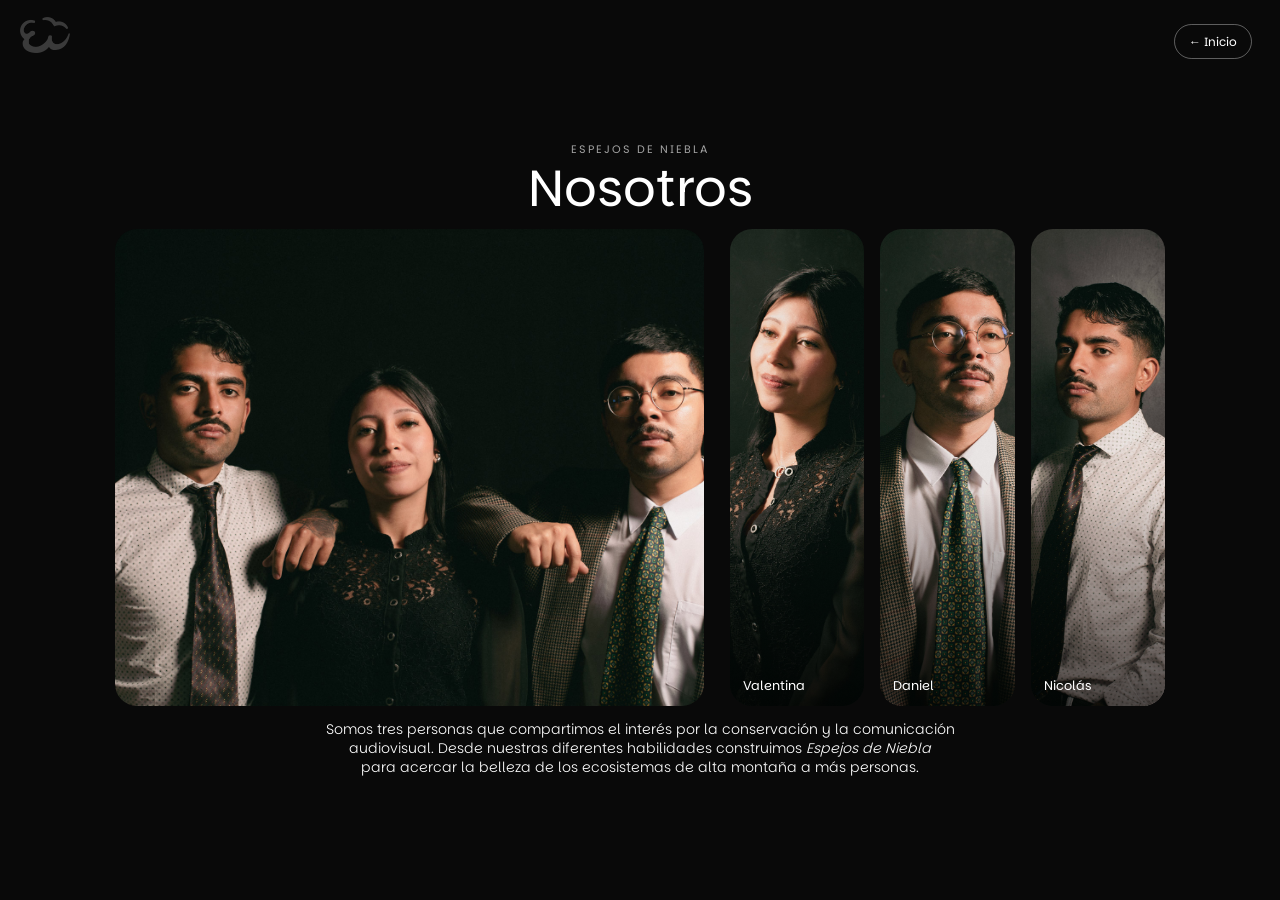
<file: nosotros.html>
<!DOCTYPE html>
<html lang="es">
<head>
  <meta charset="UTF-8">
  <meta name="viewport" content="width=device-width, initial-scale=1.0">
  <meta name="description" content="Conoce al equipo de Espejos de Niebla.">
  <title>Nosotros — Espejos de Niebla</title>
  <link rel="preconnect" href="https://fonts.googleapis.com">
  <link rel="preconnect" href="https://fonts.gstatic.com" crossorigin>
  <link href="https://fonts.googleapis.com/css2?family=Parkinsans:wght@300;400;500;600;700&display=swap" rel="stylesheet">
  <link rel="stylesheet" href="estilos.css">
</head>
<body class="pagina-nosotros">
  <!-- VIDEO DE FONDO OPCIONAL: coloca nosotros.mp4 en assets/videos/backgrounds/ -->
  <video class="video-fondo video-fondo-nosotros" data-bg-video="nosotros" autoplay muted loop playsinline preload="none" aria-hidden="true">
    <source src="assets/videos/backgrounds/nosotros.mp4" type="video/mp4">
  </video>
  <div class="capa-oscura capa-oscura-nosotros" aria-hidden="true"></div>

  <header class="encabezado encabezado-nosotros">
    <a href="index.html#inicio" class="enlace-logo" aria-label="Volver al inicio">
      <img src="img/Logo_contornos.png" alt="Espejos de Niebla" class="imagen-logo">
    </a>
    <a href="index.html" class="volver-inicio">← Inicio</a>
  </header>

  <main class="contenido-nosotros">
    <div class="cabecera-nosotros">
      <p class="eyebrow">Espejos de Niebla</p>
      <h1>Nosotros</h1>
    </div>

    <section class="equipo" aria-label="Integrantes del proyecto">
      <figure class="foto-grupal">
        <img src="img/img_nosotros/Nosotros.jpg" alt="Fotografía grupal del equipo">
      </figure>

      <div class="fotos-individuales">
        <button class="tarjeta-integrante" type="button" data-integrante="integrante1">
          <img src="img/img_nosotros/Valentina.jpg" alt="Fotografía de Valentina">
          <span>Valentina</span>
        </button>
        <button class="tarjeta-integrante" type="button" data-integrante="integrante2">
          <img src="img/img_nosotros/Daniel.jpg" alt="Fotografía de Daniel">
          <span>Daniel</span>
        </button>
        <button class="tarjeta-integrante" type="button" data-integrante="integrante3">
          <img src="img/img_nosotros/Nicolás.jpg" alt="Fotografía de Nicolás">
          <span>Nicolás</span>
        </button>
      </div>
    </section>

    <p class="descripcion-equipo">
      Somos tres personas que compartimos el interés por la conservación y la comunicación audiovisual.
      Desde nuestras diferentes habilidades construimos <em>Espejos de Niebla</em> para acercar la belleza
      de los ecosistemas de alta montaña a más personas.
    </p>
  </main>

  <div class="modal-integrante" id="modalIntegrante" aria-hidden="true">
    <div class="modal-contenido" role="dialog" aria-modal="true" aria-labelledby="modalTitulo">
      <button class="cerrar-modal" id="cerrarModal" type="button" aria-label="Cerrar">×</button>
      <p class="eyebrow">Equipo</p>
      <h2 id="modalTitulo">Integrante</h2>
      <p id="modalTexto">Descripción breve del integrante.</p>
    </div>
  </div>

  <script src="js/config.js"></script>
  <script>
    // El video de Nosotros es opcional; si no existe, permanece el fondo de respaldo.
    const rutaFondoNosotros = window.ESPEJOS_CONFIG?.backgroundVideos?.nosotros;
    const fondoNosotros = document.querySelector('[data-bg-video="nosotros"]');
    if (rutaFondoNosotros && fondoNosotros) {
      const sourceFondo = fondoNosotros.querySelector('source');
      if (sourceFondo) {
        sourceFondo.src = rutaFondoNosotros;
        fondoNosotros.load();
      }
      fondoNosotros.addEventListener('error', () => fondoNosotros.classList.add('video-fondo-no-disponible'), { once: true });
    }
  </script>
  <script>
    const datosIntegrantes = {
      integrante1: {
        titulo: 'Valentina',
        texto: 'Comunicaciones: Redes sociales y divulgación.'
      },
      integrante2: {
        titulo: 'Daniel',
        texto: 'Producción audiovisual: Fotografía, video y narrativa.'
      },
      integrante3: {
        titulo: 'Nicolás',
        texto: 'Diseño creativo: Identidad visual y dirección de arte.'
      }
    };

    const modal = document.getElementById('modalIntegrante');
    const modalTitulo = document.getElementById('modalTitulo');
    const modalTexto = document.getElementById('modalTexto');
    const cerrar = document.getElementById('cerrarModal');

    document.querySelectorAll('.tarjeta-integrante').forEach(tarjeta => {
      tarjeta.addEventListener('click', () => {
        const dato = datosIntegrantes[tarjeta.dataset.integrante];
        modalTitulo.textContent = dato.titulo;
        modalTexto.textContent = dato.texto;
        modal.classList.add('visible');
        modal.setAttribute('aria-hidden', 'false');
      });
    });

    const cerrarModal = () => {
      modal.classList.remove('visible');
      modal.setAttribute('aria-hidden', 'true');
    };

    cerrar.addEventListener('click', cerrarModal);
    modal.addEventListener('click', e => {
      if (e.target === modal) cerrarModal();
    });
    document.addEventListener('keydown', e => {
      if (e.key === 'Escape') cerrarModal();
    });
  </script>
</body>
</html>
</file>
<file: estilos.css>
:root {
  --blanco: #fff;
  --negro: #222;
  --transicion: cubic-bezier(.22,1,.36,1);
  --duracion: 850ms;
}

* { box-sizing: border-box; margin: 0; padding: 0; }
html, body { width: 100%; height: 100%; overflow: hidden; }
body { font-family: "Parkinsans", sans-serif; color: var(--blanco); background: #111; }
a, button { font: inherit; color: inherit; }
a { text-decoration: none; }
button { border: 0; }

.sitio-horizontal {
  display: flex;
  width: 100vw;
  height: 100vh;
  overflow-x: auto;
  overflow-y: hidden;
  scroll-snap-type: x mandatory;
  scroll-behavior: smooth;
  scrollbar-width: none;
  overscroll-behavior-x: contain;
}
.sitio-horizontal::-webkit-scrollbar { display: none; }
.seccion {
  position: relative;
  flex: 0 0 100vw;
  width: 100vw;
  height: 100vh;
  min-width: 100vw;
  overflow: hidden;
  scroll-snap-align: start;
  scroll-snap-stop: always;
  isolation: isolate;
}
.video-fondo { 
  position: absolute; 
  inset: 0; width: 100%; 
  height: 100%; 
  object-fit: cover; 
  z-index: -2;
}
.capa-oscura { 
  position: absolute; 
  inset: 0; 
  z-index: -1; 
  background: rgba(0,0,0,.22); 
  pointer-events: none;
}

.encabezado { 
  position: fixed; 
  inset: 0 0 auto; height: 90px; 
  z-index: 20; 
  pointer-events: none;
}
.enlace-logo { 
  position: absolute;
  top: 17px; left: 20px;
  pointer-events: auto; 
  transition: opacity .35s ease, transform .5s var(--transicion);
}
.imagen-logo { 
  width: 50px; 
  height: auto; 
  display: block;
}
.enlace-logo:hover { 
  opacity: .65;
  transform: translateY(-2px);
}
.navegacion-redes { 
  position: absolute; 
  top: 13px; 
  right: 16px; 
  display: flex; 
  gap: 8px; 
  pointer-events: auto;
}
.enlace-red-social { 
  width: 50px; 
  height: 50px; 
  display: grid; 
  place-items: center; 
  transition: transform .45s var(--transicion), opacity .3s;
}
.enlace-red-social img { 
  width: 40px; 
  height: 40px; 
  object-fit: contain;
}
.enlace-red-social:hover { 
  transform: translateY(-3px) scale(1.08); opacity: .75;
}

.contenido-seccion { 
  position: absolute; 
  top: 50%; left: 50%; 
  width: min(90vw, 760px); 
  max-height: calc(100vh - 180px); 
  overflow: auto; 
  transform: translate(-50%, -50%); 
  text-align: center; 
  scrollbar-width: none; 
  padding: 30px 20px;
}
.contenido-seccion::-webkit-scrollbar {
  display: none;
}
.logo-presentacion { 
  width: min(400px, 75vw); 
  max-height: 35vh; 
  object-fit: contain; 
  display: block; 
  margin: 0 auto 22px;
}
.texto-presentacion { 
  font-size: clamp(15px, 1.35vw, 20px); 
  font-weight: 300; 
  line-height: 1.45; 
  text-wrap: balance;
}
.titulo-seccion { 
  font-size: clamp(28px, 4vw, 54px); 
  font-weight: 500; 
  line-height: 1.05; 
  margin-bottom: 24px; 
  text-wrap: balance;
}

.publico-objetivo { 
  position: absolute; 
  top: 12px; 
  left: 50%; 
  width: min(90%, 450px); 
  transform: translateX(-50%); 
  text-align: center; 
  z-index: 4;
}
.titulo-publico { 
  padding: 15px; 
  font-size: 1.05rem; 
  font-weight: 500; 
}
.descripcion-publico { 
  max-height: 0; 
  overflow: hidden; 
  opacity: 0; 
  transform: translateY(-10px); 
  font-size: 14px; 
  line-height: 1.4; 
  transition: max-height .6s ease, opacity .5s ease, transform .6s var(--transicion); 
}
.publico-objetivo:hover .descripcion-publico, .publico-objetivo:focus-within .descripcion-publico { 
  max-height: 120px; 
  opacity: 1; 
  transform: translateY(0);
}

.video-trailer { 
  display: block; 
  width: min(420px, 82vw); 
  max-height: 40vh; 
  margin: 0 auto 20px; 
  border-radius: 28px; 
  object-fit: cover;
}
.enlace-contenido { 
  display: inline-flex; 
  align-items: center; 
  justify-content: center; 
  gap: 10px; 
  margin-top: 22px; 
  padding: 10px 16px; 
  border: 1px solid rgba(255,255,255,.45); 
  border-radius: 999px; 
  transition: transform .45s var(--transicion), background .3s, border-color .3s;
}
.enlace-contenido img { 
  width: 32px; 
  height: 32px; 
  object-fit: contain;
}
.enlace-contenido:hover { 
  transform: translateY(-3px); 
  background: rgba(255,255,255,.12); 
  border-color: rgba(255,255,255,.8);
}

.bloque-siembra { 
  display: grid; 
  grid-template-columns: 1fr 180px; 
  align-items: center; gap: 28px; 
  margin-top: 25px; 
  text-align: left;
}
.bloque-siembra p { 
  margin-bottom: 8px; 
  line-height: 1.4; 
}
.donacion { 
  display: flex; 
  flex-direction: column; 
  align-items: center; 
  gap: 8px; 
  text-align: center;
}
.donacion img { 
  width: 150px; 
  max-width: 100%; 
  border-radius: 8px; 
  background: white;
}

.navegacion-principal { 
  position: fixed; 
  left: 50%; 
  bottom: 20px; 
  width: 44px; 
  height: 65px; 
  z-index: 30; 
  transform: translateX(-50%);
}
.etiqueta-menu { 
  position: absolute; 
  left: 50%; 
  bottom: -2px; 
  transform: translateX(-50%); 
  font-size: 10px; 
  opacity: .75; 
  pointer-events: none; 
  transition: opacity .3s;
}
.elementos-menu {
  border-radius: 50px;
  color: var(--negro);
  background: var(--blanco);
  position: absolute; 
  left: 50%; 
  bottom: 20px; 
  display: flex; 
  align-items: center; 
  gap: 0; 
  transform: translateX(-50%);
}
.elementos-menu a { 
  width: 0; 
  overflow: hidden; 
  opacity: 0; 
  white-space: nowrap; 
  text-align: center; 
  font-size: 14px; 
  transition: width .55s var(--transicion), opacity .35s ease, transform .55s var(--transicion);
}
.boton-menu { 
  position: relative; 
  flex: 0 0 36px; 
  width: 36px; 
  height: 36px; 
  border-radius: 50%; 
  background: var(--blanco); 
  color: var(--negro); 
  cursor: pointer; 
  display: grid; 
  place-items: center; 
  transition: transform .45s var(--transicion), box-shadow .5s ease;
}
.boton-menu:hover { 
  box-shadow: 0 10px 30px rgba(0,0,0,.22);
}
.icono-menu { 
  position: relative; 
  width: 11px; 
  height: 11px; 
  display: block;
}
.icono-menu::before, .icono-menu::after { 
  content: ""; 
  position: absolute; 
  left: 50%; 
  top: 50%; 
  width: 11px; 
  height: 1px; 
  background: currentColor; 
  transition: transform .45s var(--transicion);
}
.icono-menu::before { 
  transform: translate(-50%,-50%);
}
.icono-menu::after { 
  transform: translate(-50%,-50%) rotate(90deg);
}
.navegacion-principal.menu-abierto .elementos-menu a { 
  width: 105px;
  opacity: 1;
}
.navegacion-principal.menu-abierto .boton-menu { 
  transform: rotate(45deg);
}
.navegacion-principal.menu-abierto .etiqueta-menu { 
  opacity: 0;
}
.elementos-menu a:hover { 
  transform: translateY(-3px);
}
.elementos-menu a.activo { 
  font-weight: 600; 
}

.pie-pagina { 
  position: fixed; 
  left: 20px; 
  right: 20px; 
  bottom: 18px; 
  z-index: 20; 
  display: flex; 
  justify-content: space-between; 
  align-items: center; 
  pointer-events: none;
}
.boton-sonido { 
  pointer-events: auto; 
  padding: 8px 12px; 
  background: transparent; 
  color: var(--blanco); 
  cursor: pointer; 
  opacity: .85;
}
.indicador-scroll { 
  font-size: 11px; 
  opacity: .7; 
  transition: opacity .3s; 
}

@media (max-width: 700px) {
  .encabezado { 
    height: 72px;
  }
  .imagen-logo { 
    width: 50px;
  }
  .enlace-logo { 
    top: 12px; 
    left: 12px;
  }
  .navegacion-redes { 
    top: 9px; 
    right: 8px; 
    gap: 2px;
  }
  .enlace-red-social { 
    width: 38px; 
    height: 38px; 
  }
  .enlace-red-social img {
    width: 30px; 
    height: 30px;
  }
  .contenido-seccion { 
    width: 94vw; 
    max-height: calc(100vh - 135px); 
    padding: 20px 8px;
  }
  .texto-presentacion { 
    font-size: 15px; 
    line-height: 1.4;
  }
  .video-trailer { 
    width: min(92vw, 380px); 
    max-height: 34vh; 
  }
  .bloque-siembra { 
    grid-template-columns: 1fr; 
    gap: 18px; 
    text-align: center;
  }
  .donacion img { 
    width: 125px; 
  }
  .navegacion-principal { 
    bottom: 25px; 
  }
  .navegacion-principal.menu-abierto .elementos-menu { 
    flex-direction: column; 
    gap: 4px; 
    bottom: 45px;
  }
  .navegacion-principal.menu-abierto .elementos-menu a { 
    width: 120px; 
    padding: 5px; 
    background: rgba(0,0,0,.25); 
    backdrop-filter: blur(8px); 
    border-radius: 20px;
  }
  .indicador-scroll { 
    display: none;
  }
  .pie-pagina { 
    left: 8px; 
    right: 8px; 
    bottom: 8px;
  }
}

@media (prefers-reduced-motion: reduce) {
  .sitio-horizontal { 
    scroll-behavior: auto;
  }
  *, *::before, *::after {
    transition-duration: .01ms !important; 
    animation-duration: .01ms !important;}
}


/* =========================
   PÁGINA NOSOTROS
   ========================= */
.pagina-nosotros {
  background: #111;
  color: var(--blanco);
  overflow: hidden;
}

.contenido-nosotros {
  width: 100vw;
  height: 100vh;
  padding: clamp(76px, 9vh, 100px) clamp(20px, 5vw, 70px) clamp(52px, 7vh, 72px);
  display: flex;
  flex-direction: column;
  justify-content: center;
  gap: clamp(10px, 1.6vh, 18px);
}

.cabecera-nosotros {
  text-align: center;
  flex: 0 0 auto;
}

.eyebrow {
  font-size: 11px;
  letter-spacing: .18em;
  text-transform: uppercase;
  opacity: .62;
  margin-bottom: 6px;
}

.cabecera-nosotros h1 {
  font-size: clamp(32px, 4vw, 58px);
  font-weight: 400;
  line-height: 1;
}

.equipo {
  width: min(100%, 1050px);
  margin: 0 auto;
  display: grid;
  grid-template-columns: minmax(0, 1.15fr) minmax(0, .85fr);
  gap: clamp(14px, 2vw, 28px);
  align-items: stretch;
  height: clamp(300px, 53vh, 500px);
  min-height: 0;
}

.foto-grupal,
.tarjeta-integrante {
  position: relative;
  overflow: hidden;
  border-radius: 22px;
  background: #1d1d1d;
}

.foto-grupal img,
.tarjeta-integrante img {
  width: 100%;
  height: 100%;
  display: block;
  object-fit: cover;
  transition: transform .7s var(--transicion), filter .5s ease;
}

.foto-grupal img {
  object-position: center;
}

.fotos-individuales {
  min-height: 0;
  display: grid;
  grid-template-columns: repeat(3, 1fr);
  gap: clamp(9px, 1.3vw, 16px);
}

.tarjeta-integrante {
  border: 0;
  padding: 0;
  cursor: pointer;
  color: var(--blanco);
  text-align: left;
}

.tarjeta-integrante::after {
  content: "";
  position: absolute;
  inset: 0;
  background: linear-gradient(to top, rgba(0,0,0,.65), transparent 45%);
  pointer-events: none;
}

.tarjeta-integrante span {
  position: absolute;
  left: 13px;
  bottom: 12px;
  z-index: 2;
  font-size: clamp(11px, 1vw, 14px);
}

.tarjeta-integrante:hover img {
  transform: scale(1.045);
  filter: brightness(.82);
}

.foto-grupal:hover img {
  transform: scale(1.018);
}

.descripcion-equipo {
  width: min(100%, 760px);
  margin: 0 auto;
  text-align: center;
  font-size: clamp(12px, 1.1vw, 16px);
  font-weight: 300;
  line-height: 1.35;
  text-wrap: balance;
}

.volver-inicio {
  position: absolute;
  top: 24px;
  right: 28px;
  padding: 8px 14px;
  border: 1px solid rgba(255,255,255,.35);
  border-radius: 999px;
  font-size: 12px;
  transition: background .3s, transform .4s var(--transicion);
  pointer-events: auto;
}

.volver-inicio:hover {
  background: rgba(255,255,255,.1);
  transform: translateY(-2px);
}

.modal-integrante {
  position: fixed;
  inset: 0;
  z-index: 50;
  display: grid;
  place-items: center;
  padding: 20px;
  background: rgba(0,0,0,.55);
  backdrop-filter: blur(10px);
  opacity: 0;
  visibility: hidden;
  transition: opacity .35s ease, visibility .35s ease;
}

.modal-integrante.visible {
  opacity: 1;
  visibility: visible;
}

.modal-contenido {
  position: relative;
  width: min(90vw, 420px);
  padding: 30px 32px;
  border: 1px solid rgba(255,255,255,.22);
  border-radius: 24px;
  background: rgba(25,25,25,.9);
  box-shadow: 0 20px 70px rgba(0,0,0,.35);
  transform: translateY(15px) scale(.97);
  transition: transform .45s var(--transicion);
}

.modal-integrante.visible .modal-contenido {
  transform: translateY(0) scale(1);
}

.modal-contenido h2 {
  font-size: clamp(24px, 3vw, 36px);
  font-weight: 400;
  margin-bottom: 10px;
}

.modal-contenido > p:last-child {
  font-size: 14px;
  line-height: 1.5;
  font-weight: 300;
}

.cerrar-modal {
  position: absolute;
  top: 12px;
  right: 14px;
  width: 34px;
  height: 34px;
  border-radius: 50%;
  background: transparent;
  color: var(--blanco);
  font-size: 25px;
  cursor: pointer;
  opacity: .75;
}

.cerrar-modal:hover {
  opacity: 1;
  background: rgba(255,255,255,.1);
}

.enlace-nosotros {
  display: inline-flex;
  align-items: center;
  gap: 8px;
  margin-top: 20px;
  padding: 8px 15px;
  border-bottom: 1px solid rgba(255,255,255,.5);
  font-size: 13px;
  transition: opacity .3s, transform .4s var(--transicion);
}

.enlace-nosotros:hover {
  opacity: .65;
  transform: translateY(-2px);
}

.enlace-nosotros span {
  font-size: 16px;
}

@media (max-width: 700px) {
  .contenido-nosotros {
    padding: 68px 12px 48px;
    gap: 9px;
  }

  .equipo {
    grid-template-columns: 1fr;
    grid-template-rows: minmax(0, 1.05fr) minmax(0, .95fr);
    height: min(67vh, 510px);
    gap: 9px;
  }

  .foto-grupal {
    border-radius: 17px;
  }

  .fotos-individuales {
    gap: 7px;
  }

  .tarjeta-integrante {
    border-radius: 15px;
  }

  .tarjeta-integrante span {
    left: 8px;
    bottom: 8px;
    font-size: 10px;
  }

  .descripcion-equipo {
    font-size: 11px;
    line-height: 1.3;
    max-width: 620px;
  }

  .volver-inicio {
    top: 15px;
    right: 12px;
    padding: 6px 10px;
    font-size: 10px;
  }
}


/* =====================================================================
   MEJORAS GLOBALES DE INTERACCIÓN  ·  color principal: #f3c84d
   ---------------------------------------------------------------------
   Este bloque SOLO añade estados hover / focus / activo. No cambia la
   composición ni los tamaños de ninguna sección.
   · Los hover viven dentro de (hover: hover) para que en pantallas
     táctiles no se queden "pegados" después de tocar.
   · prefers-reduced-motion se respeta al final del bloque.
   ===================================================================== */
:root {
  --amarillo: #f3c84d;
  --amarillo-suave: rgba(243, 200, 77, .16);
}

/* Utilidad: texto solo para lectores de pantalla */
.solo-lectores {
  position: absolute;
  width: 1px; height: 1px;
  margin: -1px; padding: 0;
  overflow: hidden;
  clip: rect(0 0 0 0);
  white-space: nowrap;
  border: 0;
}

/* --- Foco visible con teclado, coherente en todo el sitio --- */
a:focus-visible,
button:focus-visible,
[tabindex]:focus-visible {
  outline: 2px solid var(--amarillo);
  outline-offset: 3px;
}
.elementos-menu a:focus-visible { outline-offset: -3px; border-radius: 50px; }

/* --- Indicador de sección activa en el menú (también en táctil) --- */
.elementos-menu a { border-radius: 50px; }
.elementos-menu a.activo { box-shadow: inset 0 -3px 0 var(--amarillo); }

/* --- Subrayado animado reutilizable (enlace "Nosotros") --- */
.enlace-nosotros { position: relative; border-bottom-color: transparent; }
.enlace-nosotros::after {
  content: "";
  position: absolute;
  left: 15px; right: 15px; bottom: -1px;
  height: 1px;
  background: rgba(255,255,255,.5);
  transition: background .3s ease, height .3s ease, left .45s var(--transicion), right .45s var(--transicion);
}

@media (hover: hover) and (pointer: fine) {

  /* Logo y redes sociales */
  .enlace-logo:hover { opacity: 1; filter: drop-shadow(0 0 8px rgba(243,200,77,.6)); }
  .enlace-red-social:hover { opacity: 1; filter: drop-shadow(0 0 7px rgba(243,200,77,.75)); }

  /* Menú inferior: botón central y enlaces */
  .boton-menu:hover { background: var(--amarillo); box-shadow: 0 10px 30px rgba(243,200,77,.35); }
  .elementos-menu a:hover { background: var(--amarillo); }

  /* Botones tipo "píldora" de contenido (Ver en YouTube, Explorar galería…) */
  .enlace-contenido:hover {
    color: var(--amarillo);
    background: var(--amarillo-suave);
    border-color: var(--amarillo);
    box-shadow: 0 10px 28px rgba(0,0,0,.28);
  }
  .enlace-contenido:hover img { transform: scale(1.1) rotate(-4deg); }
  .enlace-contenido img { transition: transform .45s var(--transicion); }

  /* Enlace "Nosotros ↗": subrayado que se ensancha en amarillo */
  .enlace-nosotros:hover { opacity: 1; color: var(--amarillo); }
  .enlace-nosotros:hover::after { background: var(--amarillo); height: 2px; left: 0; right: 0; }
  .enlace-nosotros span { display: inline-block; transition: transform .45s var(--transicion); }
  .enlace-nosotros:hover span { transform: translate(3px, -3px); }

  /* Volver (← Inicio / ← Siembra) */
  .volver-inicio:hover { color: var(--amarillo); border-color: var(--amarillo); background: var(--amarillo-suave); }

  /* Bloque de donación con el QR */
  .donacion { transition: transform .45s var(--transicion); }
  .donacion img { transition: box-shadow .4s ease, transform .45s var(--transicion); }
  .donacion strong { transition: color .3s ease; }
  .donacion:hover { transform: translateY(-3px); }
  .donacion:hover img { box-shadow: 0 0 0 3px var(--amarillo), 0 12px 28px rgba(0,0,0,.35); }
  .donacion:hover strong { color: var(--amarillo); }

  /* Público objetivo y botón de sonido */
  .titulo-publico { transition: color .3s ease; }
  .publico-objetivo:hover .titulo-publico { color: var(--amarillo); }
  .boton-sonido { transition: color .3s ease, opacity .3s ease; }
  .boton-sonido:hover { color: var(--amarillo); opacity: 1; }

  /* Tarjetas del equipo (Nosotros): elevación + marco amarillo */
  .tarjeta-integrante { transition: transform .45s var(--transicion), box-shadow .45s ease; }
  .tarjeta-integrante:hover { transform: translateY(-4px); box-shadow: 0 0 0 2px var(--amarillo), 0 16px 34px rgba(0,0,0,.4); }
  .tarjeta-integrante:hover span { color: var(--amarillo); }
  .foto-grupal { transition: box-shadow .45s ease; }
  .foto-grupal:hover { box-shadow: 0 0 0 2px rgba(243,200,77,.7); }

  /* Cerrar ventana emergente */
  .cerrar-modal:hover { color: #222; background: var(--amarillo); opacity: 1; }
}

/* Estados de teclado equivalentes para las tarjetas del equipo */
.tarjeta-integrante:focus-visible { box-shadow: 0 0 0 2px var(--amarillo); }
.tarjeta-integrante:focus-visible span { color: var(--amarillo); }

/* Respeta "reducir movimiento": se anulan desplazamientos y escalas de hover */
@media (prefers-reduced-motion: reduce) {
  .enlace-contenido:hover img,
  .donacion:hover,
  .tarjeta-integrante:hover,
  .enlace-nosotros:hover span { transform: none !important; }
}


/* =========================================================
   AJUSTES DE ENTREGA — ESPEJOS DE NIEBLA
   ========================================================= */

/* Redes sociales: mismo lienzo y tamaño óptico uniforme. */
.enlace-red-social {
  width: 46px;
  height: 46px;
  flex: 0 0 46px;
  border-radius: 50%;
}
.enlace-red-social img {
  width: 27px;
  height: 27px;
  object-fit: contain;
}

/* Documental: el reproductor gana protagonismo en ambas orientaciones. */
.contenido-documental {
  width: min(94vw, 1240px);
  max-height: calc(100svh - 110px);
  overflow-y: auto;
  padding: clamp(14px, 2.5vh, 28px) clamp(10px, 2vw, 24px);
}
.contenido-documental .titulo-seccion {
  margin-bottom: clamp(10px, 1.8vh, 20px);
}
.video-trailer {
  width: min(86vw, 1080px);
  max-height: 61svh;
  aspect-ratio: 16 / 9;
  height: auto;
  object-fit: contain;
  background: rgba(0,0,0,.35);
  border-radius: clamp(12px, 1.8vw, 24px);
  margin-bottom: clamp(12px, 2vh, 20px);
}
.contenido-documental .texto-presentacion {
  max-width: 1000px;
  margin-inline: auto;
}

/* Galería: reserva visual sin enlace activo hasta agregar la URL. */
.enlace-galeria-pendiente {
  opacity: .72;
  cursor: default;
}
.enlace-galeria-pendiente:hover {
  transform: none;
  background: transparent;
  border-color: rgba(255,255,255,.45);
  color: inherit;
  box-shadow: none;
}

/* Icono blanco de árbol en el acceso de donaciones. */
.icono-arbol-siembra {
  display: block;
  width: 112px;
  height: 112px;
  padding: 17px;
  color: #fff;
  border: 1px solid rgba(255,255,255,.35);
  border-radius: 18px;
  background: rgba(255,255,255,.07);
  transition: transform .4s var(--transicion), background .3s ease;
}
.donacion:hover .icono-arbol-siembra {
  transform: translateY(-2px);
  background: rgba(255,255,255,.12);
}
.donacion img { display: none; }

/* Control de audio: icono sin etiqueta de texto. */
.boton-sonido {
  width: 42px;
  height: 42px;
  display: grid;
  place-items: center;
  padding: 0;
  border: 1px solid rgba(255,255,255,.25);
  border-radius: 50%;
  background: rgba(0,0,0,.18);
  backdrop-filter: blur(8px);
  transition: opacity .25s ease, background .25s ease, transform .25s ease;
}
.icono-sonido { width: 21px; height: 21px; display: block; }
.sonido-apagado { display: block; }
.ondas-sonido { display: none; }
.boton-sonido.sonido-activo .sonido-apagado { display: none; }
.boton-sonido.sonido-activo .ondas-sonido { display: block; }
.boton-sonido:disabled { opacity: .38; cursor: not-allowed; }
#audioAmbiente { display: none; }

/* Fondos opcionales de la página Nosotros. */
.pagina-nosotros {
  position: relative;
  isolation: isolate;
  background: #111;
}
.video-fondo-nosotros {
  position: fixed;
  inset: 0;
  width: 100%;
  height: 100%;
  object-fit: cover;
  z-index: -2;
}
.capa-oscura-nosotros {
  position: fixed;
  inset: 0;
  z-index: -1;
  background: rgba(0,0,0,.48);
  pointer-events: none;
}
.contenido-nosotros { position: relative; z-index: 1; }
.video-fondo-no-disponible { display: none; }

/* Hover amarillo más discreto: se conserva el color de identidad. */
@media (hover: hover) and (pointer: fine) {
  .enlace-logo:hover { filter: none; opacity: .9; }
  .enlace-red-social:hover { filter: none; transform: translateY(-2px); opacity: .88; }
  .boton-menu:hover {
    background: rgba(243,200,77,.18);
    box-shadow: 0 5px 18px rgba(0,0,0,.18);
  }
  .elementos-menu a:hover {
    background: rgba(243,200,77,.14);
    color: inherit;
  }
  .enlace-contenido:hover {
    color: #fff;
    background: rgba(243,200,77,.10);
    border-color: rgba(243,200,77,.55);
    box-shadow: 0 6px 18px rgba(0,0,0,.18);
  }
  .enlace-contenido:hover img { transform: none; }
  .enlace-nosotros:hover { color: #f8e6a6; }
  .enlace-nosotros:hover::after { background: rgba(243,200,77,.65); height: 1px; }
  .volver-inicio:hover {
    color: #fff;
    border-color: rgba(243,200,77,.55);
    background: rgba(243,200,77,.10);
  }
  .donacion:hover { transform: translateY(-2px); }
  .donacion:hover .icono-arbol-siembra { box-shadow: 0 0 0 1px rgba(243,200,77,.4); }
  .donacion:hover strong { color: #f8e6a6; }
  .tarjeta-integrante:hover {
    transform: translateY(-2px);
    box-shadow: 0 0 0 1px rgba(243,200,77,.45), 0 12px 28px rgba(0,0,0,.3);
  }
  .tarjeta-integrante:hover span { color: #f8e6a6; }
  .foto-grupal:hover { box-shadow: 0 0 0 1px rgba(243,200,77,.4); }
  .cerrar-modal:hover { color: #222; background: rgba(243,200,77,.85); }
}

@media (max-width: 700px) {
  .enlace-red-social {
    width: 36px;
    height: 36px;
    flex-basis: 36px;
  }
  .enlace-red-social img { width: 23px; height: 23px; }
  .contenido-documental {
    width: 96vw;
    max-height: calc(100svh - 118px);
    padding: 12px 6px;
  }
  .video-trailer {
    width: 92vw;
    max-height: 53svh;
    aspect-ratio: 16 / 9;
    border-radius: 14px;
  }
  .contenido-documental .texto-presentacion {
    font-size: 13px;
    line-height: 1.35;
  }
  .icono-arbol-siembra { width: 88px; height: 88px; padding: 13px; }
  .boton-sonido { width: 38px; height: 38px; }
}

@media (max-width: 380px) {
  .navegacion-redes { gap: 0; }
  .enlace-red-social { width: 32px; height: 32px; flex-basis: 32px; }
  .enlace-red-social img { width: 21px; height: 21px; }
}

@media (orientation: landscape) and (max-height: 560px) {
  .contenido-documental { max-height: calc(100svh - 82px); }
  .video-trailer { width: min(72vw, 920px); max-height: 54svh; }
}


/* =========================================================
   AJUSTES DE ESCRITORIO: textos completos y composición amplia.
   Se limita a pantallas mayores de 700 px para no alterar
   la versión móvil que ya está ajustada.
   ========================================================= */
@media (min-width: 900px) {
  .contenido-seccion {
    width: min(90vw, 1120px);
    max-height: calc(100vh - 148px);
    padding: clamp(18px, 2.1vh, 30px) clamp(24px, 3vw, 42px);
  }

  .texto-presentacion {
    font-size: clamp(14px, 1.12vw, 18px);
    line-height: 1.4;
  }

  .titulo-seccion {
    font-size: clamp(30px, 3.25vw, 50px);
    margin-bottom: clamp(12px, 1.8vh, 20px);
  }

  .contenido-inicio .logo-presentacion {
    width: min(350px, 30vw);
    max-height: 29vh;
    margin-bottom: clamp(12px, 1.8vh, 18px);
  }

  .contenido-documental {
    width: min(94vw, 1260px);
    max-height: calc(100vh - 136px);
    padding: 12px 24px;
  }

  .contenido-documental .titulo-seccion {
    margin-bottom: 10px;
  }

  .contenido-documental .video-trailer {
    width: min(76vw, 1060px);
    max-height: 52vh;
    margin-bottom: 12px;
  }

  .contenido-documental .texto-presentacion {
    max-width: 1080px;
    font-size: clamp(13px, 1vw, 16px);
    line-height: 1.35;
  }

  /* Siembra pasa a dos columnas para que el contenido no se corte. */
  .contenido-siembra {
    width: min(92vw, 1240px);
    display: grid;
    grid-template-columns: minmax(0, 1.15fr) minmax(330px, .85fr);
    column-gap: clamp(28px, 4vw, 62px);
    align-items: center;
    padding-inline: clamp(20px, 2.4vw, 36px);
  }

  .contenido-siembra > .titulo-seccion {
    grid-column: 1 / -1;
    margin-bottom: 12px;
  }

  .contenido-siembra > .texto-presentacion {
    grid-column: 1;
    text-align: left;
    font-size: clamp(13px, 1vw, 16px);
    line-height: 1.38;
    margin-bottom: 9px;
  }

  .contenido-siembra > .bloque-siembra {
    grid-column: 2;
    grid-row: 2 / span 2;
    grid-template-columns: minmax(0, 1fr) 126px;
    gap: 16px;
    margin-top: 0;
    font-size: clamp(12px, .92vw, 15px);
    line-height: 1.35;
  }

  .contenido-siembra .icono-arbol-siembra {
    width: 104px;
    height: 104px;
    padding: 12px;
  }

  .contenido-siembra > .enlace-contenido {
    grid-column: 1 / -1;
    justify-self: center;
    margin-top: 8px;
  }

  /* Botón central de acceso al menú: movimiento más orgánico y suave. */
  .boton-menu {
    isolation: isolate;
    transition: transform .72s var(--transicion),
      box-shadow .72s var(--transicion),
      background-color .55s ease,
      filter .72s var(--transicion);
  }

  .boton-menu::before {
    content: "";
    position: absolute;
    inset: -5px;
    z-index: -1;
    border: 1px solid rgba(255,255,255,0);
    border-radius: inherit;
    opacity: 0;
    transform: scale(.82);
    transition: opacity .65s ease, transform .8s var(--transicion), border-color .65s ease;
  }

  .boton-menu:hover {
    transform: scale(1.09);
    filter: drop-shadow(0 5px 12px rgba(0,0,0,.22));
  }

  .boton-menu:hover::before,
  .navegacion-principal.menu-abierto .boton-menu::before {
    opacity: 1;
    transform: scale(1);
    border-color: rgba(255,255,255,.35);
  }

  .icono-menu::before,
  .icono-menu::after {
    transition: transform .72s var(--transicion), width .55s var(--transicion);
  }
}

@media (min-width: 900px) and (max-height: 760px) {
  .contenido-seccion {
    max-height: calc(100vh - 126px);
    padding-top: 12px;
    padding-bottom: 12px;
  }
  .contenido-inicio .logo-presentacion { max-height: 24vh; width: min(300px, 27vw); }
  .contenido-documental .video-trailer { max-height: 44vh; }
  .contenido-siembra > .texto-presentacion { font-size: 13px; line-height: 1.3; }
  .contenido-siembra > .bloque-siembra { font-size: 12px; }
  .contenido-siembra .icono-arbol-siembra { width: 88px; height: 88px; }
}
</file>
